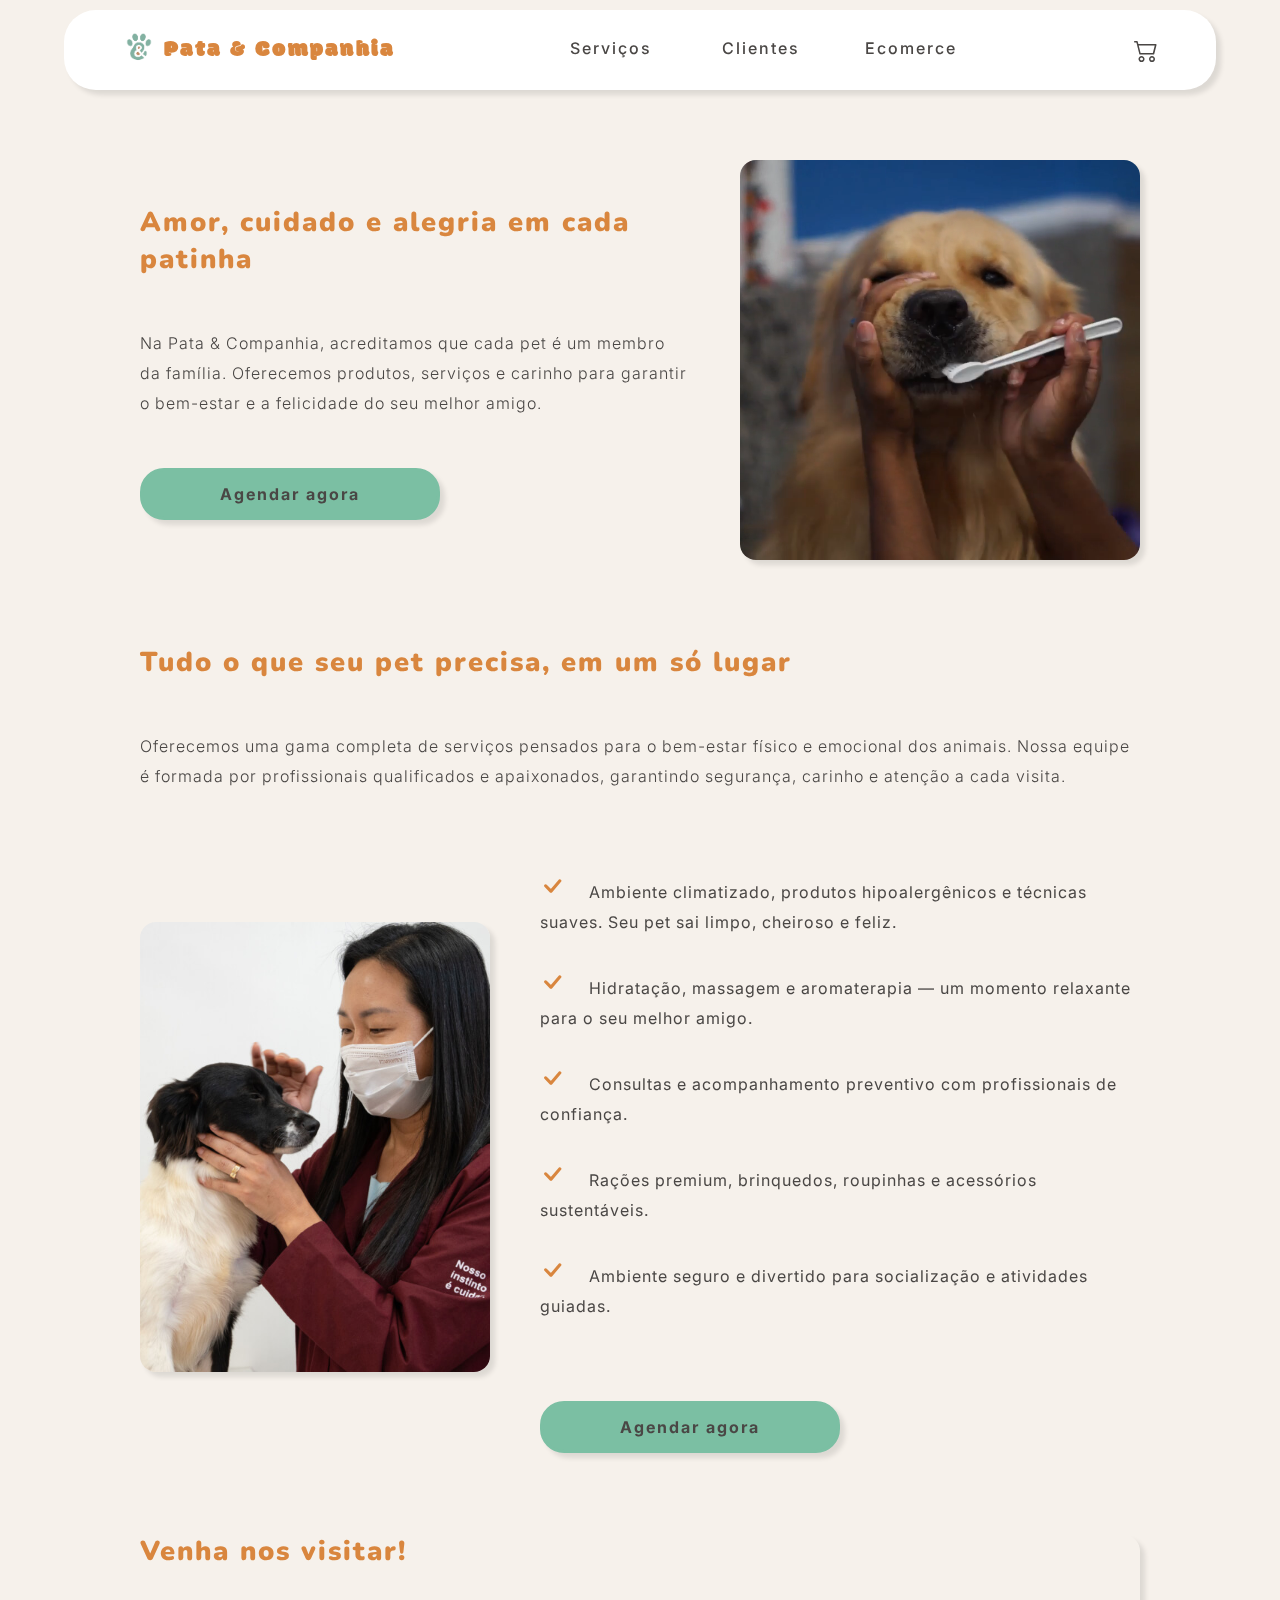
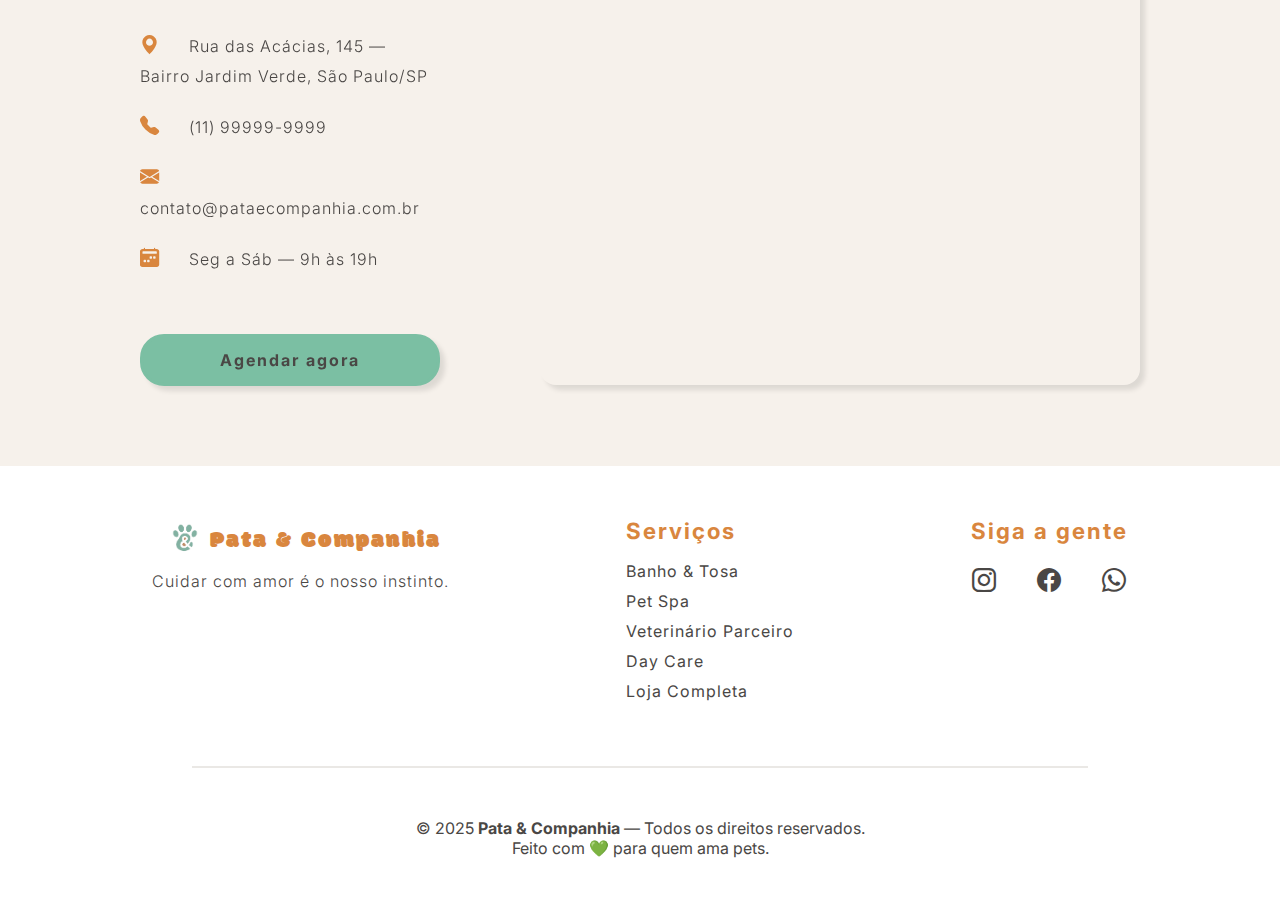
<file: index.html>
<!DOCTYPE html>
<html lang="pt-br">

<head>
    <meta charset="UTF-8">
    <meta name="viewport" content="width=device-width, initial-scale=1.0">
    <link rel="stylesheet" href="./css/global.css">
    <link rel="stylesheet" href="./css/style.css">
    <link rel="icon" href="./assets/logo.png">
    <link rel="stylesheet" href="https://cdn.jsdelivr.net/npm/bootstrap-icons@1.13.1/font/bootstrap-icons.min.css">
    <title>Pata & Companhia</title>
</head>

<body>
    <header>
        <div class="logo">
            <img src="./assets/logo.png" alt="Logo do PetShop">
            <h1>Pata & Companhia</h1>
        </div>

        <nav>
            <ul>
                <div>
                    <li><a href="#">Serviços</a></li>
                    <div class="line"></div>
                </div>

                <div>
                    <li><a href="#">Clientes</a></li>
                    <div class="line"></div>
                </div>

                <div>
                    <li><a href="#">Ecomerce</a></li>
                    <div class="line"></div>
                </div>
            </ul>
        </nav>

        <i class="bi bi-cart2"></i>
        <i class="bi bi-list"></i>
    </header>

    <div class="overlay"></div>

    <div class="sideMenu">
        <div class="top">
            <i class="bi bi-x"></i>
            <i class="bi bi-cart2"></i>
        </div>
        
        <nav>
            <ul>
                <div>
                    <li><a href="#">Serviços</a></li>
                    <div class="line"></div>
                </div>

                <div>
                    <li><a href="#">Clientes</a></li>
                    <div class="line"></div>
                </div>

                <div>
                    <li><a href="#">Ecomerce</a></li>
                    <div class="line"></div>
                </div>
            </ul>
        </nav>

    </div>

    <main>
        <section class="home">

            <div class="text">
                <h2>Amor, cuidado e alegria em cada patinha</h2>

                <p>
                    Na Pata & Companhia, acreditamos que cada pet é um membro da família.
                    Oferecemos produtos, serviços e carinho para garantir o bem-estar e a felicidade do seu melhor
                    amigo.
                </p>

                <button type="button" class="CTA_button">Agendar agora</button>
            </div>

            <div class="video">
                <video src="./assets/video_home.mp4" autoplay loop muted playsinline></video>
            </div>

        </section>

        <section class="services">
            <div class="text">
                <h2>Tudo o que seu pet precisa, em um só lugar</h2>

                <p>
                    Oferecemos uma gama completa de serviços pensados para o bem-estar físico e emocional dos animais.
                    Nossa equipe é formada por profissionais qualificados e apaixonados, garantindo segurança, carinho e
                    atenção a cada visita.
                </p>
            </div>

            <div class="img">
                <img src="./assets/petImg2.jpg" alt="">
                <ul>
                    <li>Ambiente climatizado, produtos hipoalergênicos e técnicas suaves. Seu pet sai limpo, cheiroso e
                        feliz.</li>
                    <li>Hidratação, massagem e aromaterapia — um momento relaxante para o seu melhor amigo.</li>
                    <li>Consultas e acompanhamento preventivo com profissionais de confiança.</li>
                    <li>Rações premium, brinquedos, roupinhas e acessórios sustentáveis.</li>
                    <li>Ambiente seguro e divertido para socialização e atividades guiadas.</li>
                    <div>
                        <button type="button" class="CTA_button">Agendar agora</button>
                    </div>

                </ul>
            </div>

        </section>

        <section class="contact">
            <div class="local">
                <h2>Venha nos visitar!</h2>
                <div>
                    <p>
                        <i class="bi bi-geo-alt-fill"></i> Rua das Acácias, 145 — Bairro Jardim Verde, São Paulo/SP
                    </p>

                    <p>
                        <i class="bi bi-telephone-fill"></i> (11) 99999-9999
                    </p>

                    <p>
                        <i class="bi bi-envelope-fill"></i> contato@pataecompanhia.com.br
                    </p>

                    <p>
                        <i class="bi bi-calendar2-week-fill"></i> Seg a Sáb — 9h às 19h
                    </p>

                    <div>
                        <button type="button" class="CTA_button">Agendar agora</button>
                    </div>

                </div>

            </div>


            <iframe
                src="https://www.google.com/maps/embed?pb=!1m18!1m12!1m3!1d3652.4249829705454!2d-46.777144213081456!3d-23.732219912912736!2m3!1f0!2f0!3f0!3m2!1i1024!2i768!4f13.1!3m3!1m2!1s0x94ce4dbc28cf28cd%3A0x182f9c8d93c954a4!2sR.%20das%20Acacias%20-%20Ch%C3%A1cara%20Fl%C3%B3rida%2C%20S%C3%A3o%20Paulo%20-%20SP!5e0!3m2!1spt-BR!2sbr!4v1761086459591!5m2!1spt-BR!2sbr"
                width="600" height="450" style="border:0;" allowfullscreen="" loading="lazy"
                referrerpolicy="no-referrer-when-downgrade">
            </iframe>
        </section>
    </main>

    <footer>
        <div class="top">

            <div>
                <div class="logo">
                    <img src="./assets/logo.png" alt="Logo do PetShop">
                    <h1>Pata & Companhia</h1>
                </div>
                <p>Cuidar com amor é o nosso instinto.</p>
            </div>

            <div>
                <h3>Serviços</h3>
                <ul>
                    <li>Banho & Tosa</li>
                    <li>Pet Spa</li>
                    <li>Veterinário Parceiro</li>
                    <li>Day Care</li>
                    <li>Loja Completa</li>
                </ul>
            </div>

            <div>
                <h3>Siga a gente</h3>
                <p class="social">
                    <a href="#"><i class="bi bi-instagram"></i></a><br>
                    <a href="#"><i class="bi bi-facebook"></i></a><br>
                    <a href="#"><i class="bi bi-whatsapp"></i></a>
                </p>
            </div>

        </div>

        <hr>

        <div class="bottom">
            © 2025 <strong>Pata & Companhia</strong> — Todos os direitos reservados.<br>
            Feito com 💚 para quem ama pets.
        </div>
    </footer>

</body>

</html>
</file>
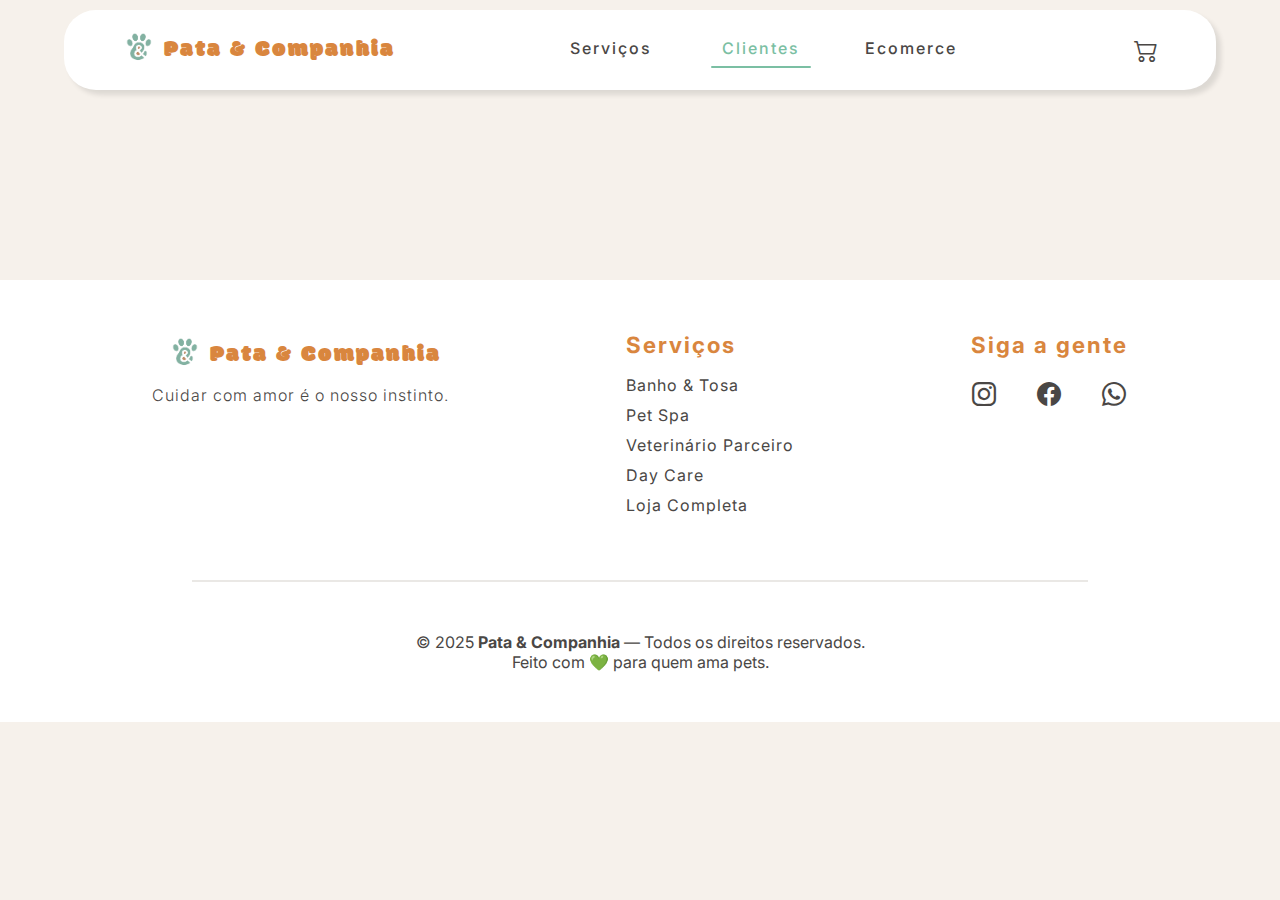
<file: html/clientes.html>
<!DOCTYPE html>
<html lang="en">
<head>
    <meta charset="UTF-8">
    <meta name="viewport" content="width=device-width, initial-scale=1.0">
    <link rel="stylesheet" href="../css/global.css">
    <link rel="stylesheet" href="../css/clientes.css">
    <link rel="icon" href="../assets/logo.png">
    <link rel="stylesheet" href="https://cdn.jsdelivr.net/npm/bootstrap-icons@1.13.1/font/bootstrap-icons.min.css">
    <title>Pata & Companhia - Clientes</title>
</head>
<body>
    <header class="header">
        <div class="logo">
            <img src="../assets/logo.png" alt="Logo do PetShop">
            <h1>Pata & Companhia</h1>
        </div>

        <nav>
            <ul>
                <div>
                    <li><a href="../index.html">Serviços</a></li>
                    <div class="line"></div>
                </div>

                <div class="activate_menu">
                    <li><a href="./html/clientes.html">Clientes</a></li>
                    <div class="line"></div>
                </div>

                <div>
                    <li><a href="#">Ecomerce</a></li>
                    <div class="line"></div>
                </div>
            </ul>
        </nav>

        <i class="bi bi-cart2"></i>
        <i class="bi bi-list"></i>
    </header>

    <!-- barra lateral para mobile -->

    <div class="overlay"></div>

    <div class="sideMenu">
        <div class="top">
            <i class="bi bi-x btn_closeMenu"></i>
            <i class="bi bi-cart2"></i>
        </div>

        <nav>
            <ul>
                <div>
                    <li><a href="../index.html">Serviços</a></li>
                    <div class="line"></div>
                </div>

                <div class="activate_menu">
                    <li><a href="./html/clientes.html">Clientes</a></li>
                    <div class="line"></div>
                </div>

                <div>
                    <li><a href="#">Ecomerce</a></li>
                    <div class="line"></div>
                </div>
            </ul>
        </nav>
    </div>

    <main>
        <div class="grid">

            <!-- <div class="card">
                <div class="img">
                    
                </div>

                <div class="info">
                    <div class="names">
                        <h3>animal</h3>
                        <p class="tutor">tutor</p>
                    </div>

                    <div class="data">
                        <span>Data do atendimento</span>
                        <p class="data_aten">26/12/2025</p>
                    </div>
                </div>
            </div> -->

        </div>
    </main>

    <footer>
        <div class="top">

            <div>
                <div class="logo">
                    <img src="../assets/logo.png" alt="Logo do PetShop">
                    <h1>Pata & Companhia</h1>
                </div>
                <p>Cuidar com amor é o nosso instinto.</p>
            </div>

            <div>
                <h3>Serviços</h3>
                <ul>
                    <li>Banho & Tosa</li>
                    <li>Pet Spa</li>
                    <li>Veterinário Parceiro</li>
                    <li>Day Care</li>
                    <li>Loja Completa</li>
                </ul>
            </div>

            <div>
                <h3>Siga a gente</h3>
                <p class="social">
                    <a href="#"><i class="bi bi-instagram"></i></a><br>
                    <a href="#"><i class="bi bi-facebook"></i></a><br>
                    <a href="#"><i class="bi bi-whatsapp"></i></a>
                </p>
            </div>

        </div>

        <hr>

        <div class="bottom">
            © 2025 <strong>Pata & Companhia</strong> — Todos os direitos reservados.<br>
            Feito com 💚 para quem ama pets.
        </div>
    </footer>

    <script src="../js/index.js" defer></script>
</body>
</html>
</file>
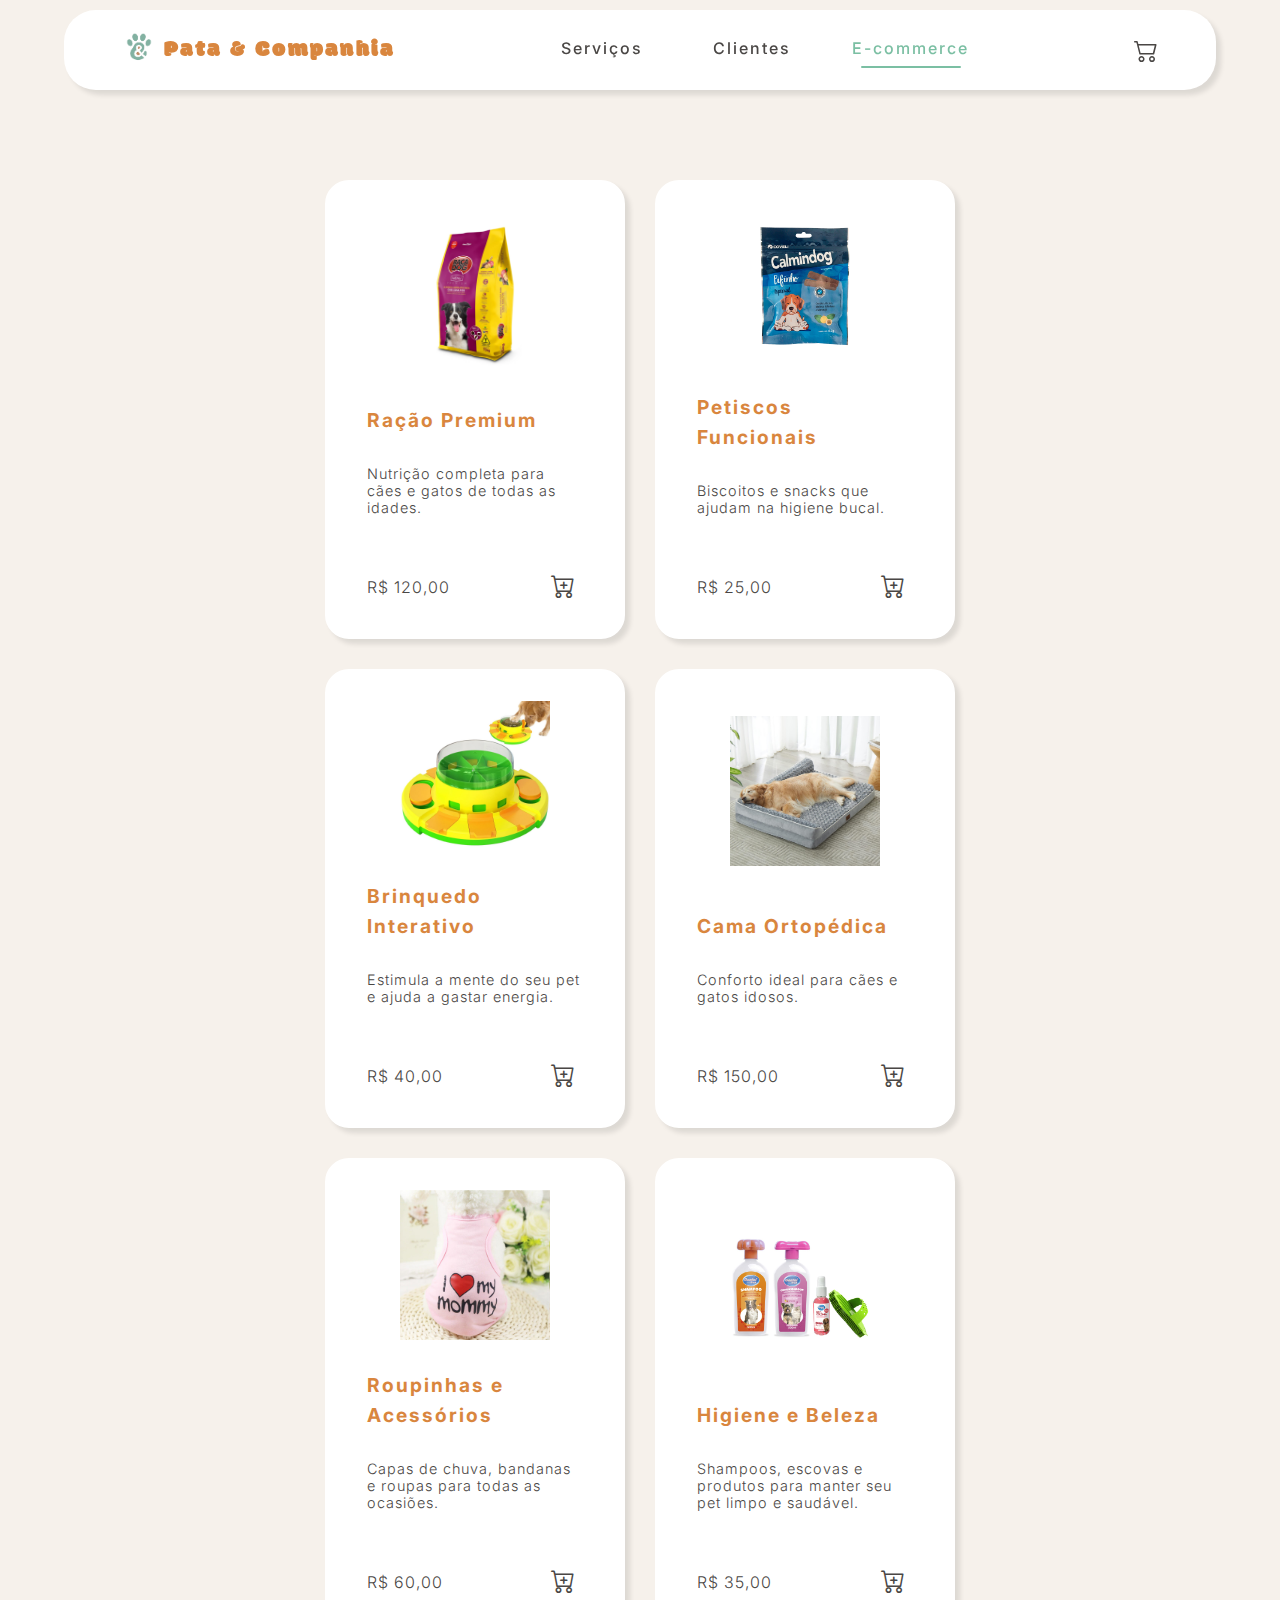
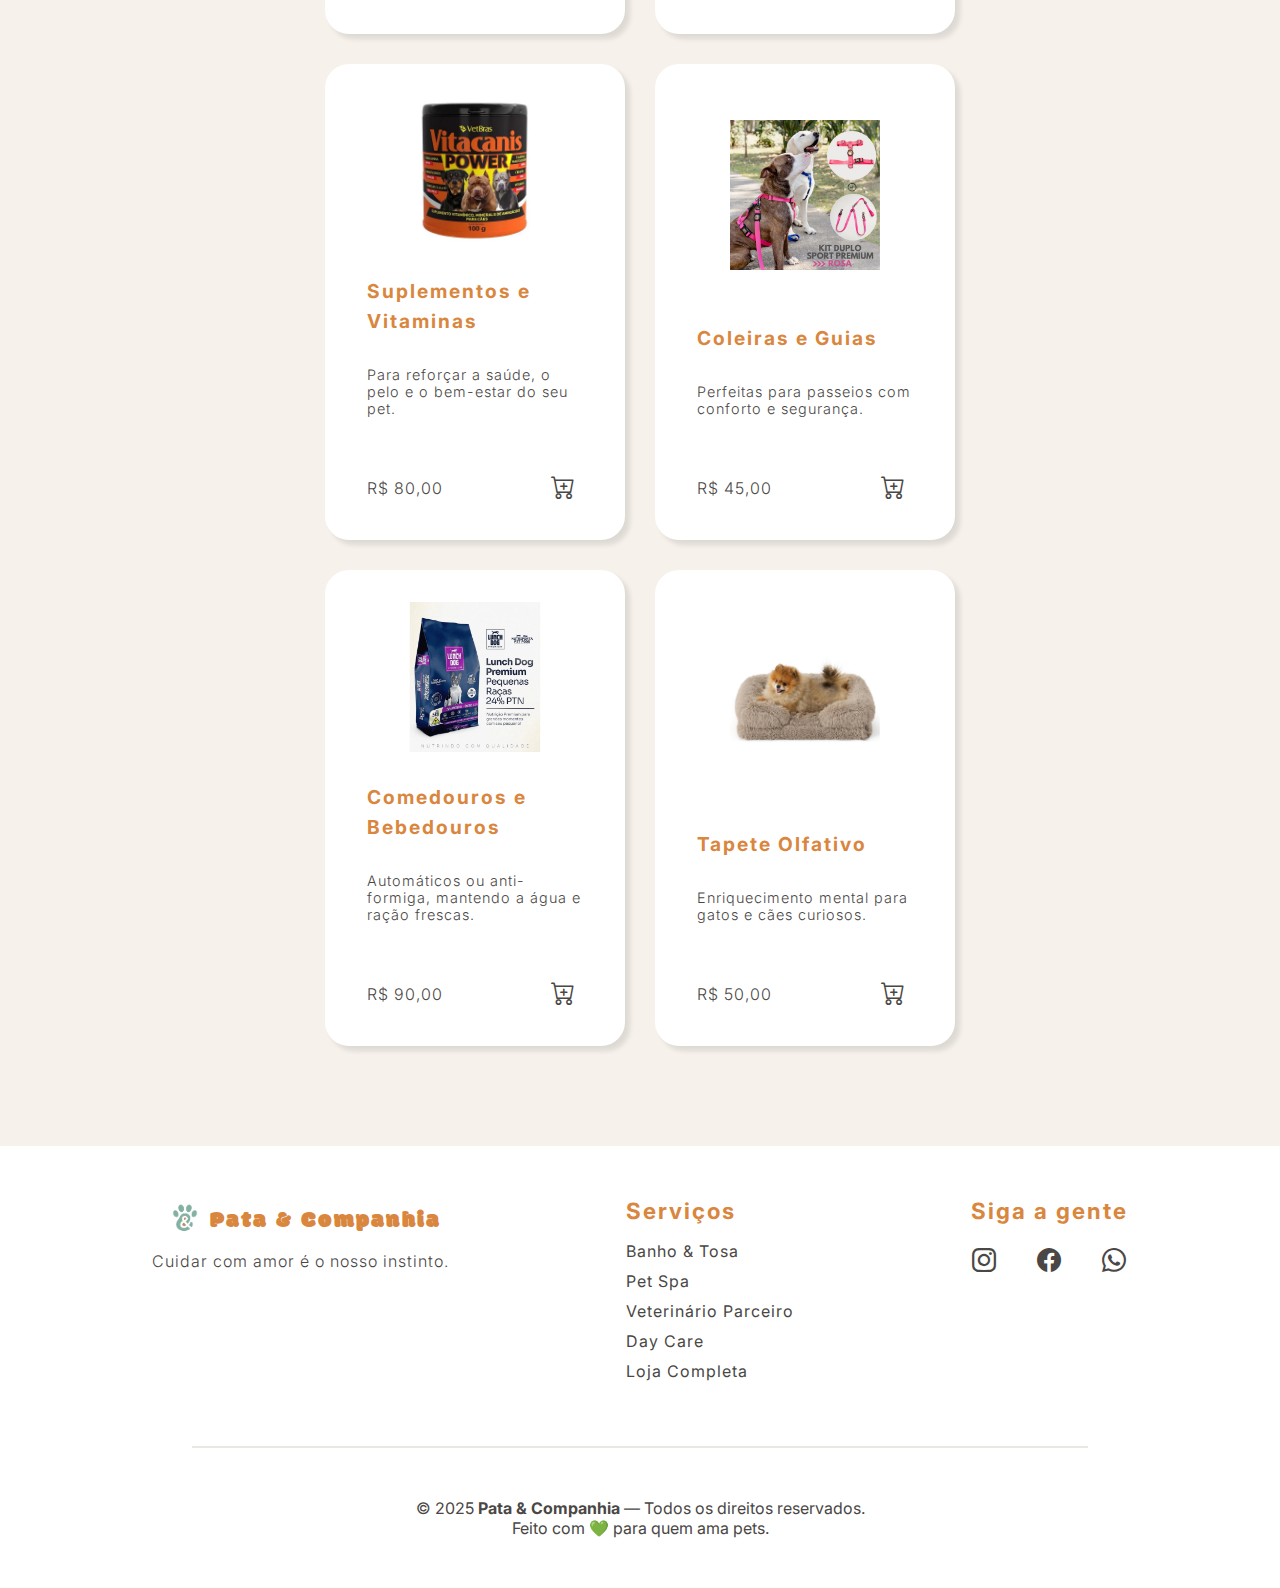
<file: html/e-commerce.html>
<!DOCTYPE html>
<html lang="pt-br">

<head>
    <meta charset="UTF-8">
    <meta name="viewport" content="width=device-width, initial-scale=1.0">
    <link rel="stylesheet" href="../css/global.css">
    <link rel="stylesheet" href="../css/e-commerce.css">
    <link rel="icon" href="../assets/logo.png">
    <link rel="stylesheet" href="https://cdn.jsdelivr.net/npm/bootstrap-icons@1.13.1/font/bootstrap-icons.min.css">
    <title>Pata & Companhia - E-commerce</title>
</head>

<body>
    <header class="header">
        <div class="logo">
            <img src="../assets/logo.png" alt="Logo do PetShop">
            <h1>Pata & Companhia</h1>
        </div>

        <nav>
            <ul>
                <div>
                    <li><a href="../index.html">Serviços</a></li>
                    <div class="line"></div>
                </div>

                <div>
                    <li><a href="./clientes.html">Clientes</a></li>
                    <div class="line"></div>
                </div>

                <div class="activate_menu">
                    <li><a href="./e-commerce.html">E-commerce</a></li>
                    <div class="line"></div>
                </div>
            </ul>
        </nav>

        <i class="bi bi-cart2"></i>
        <i class="bi bi-list"></i>
    </header>

    <!-- barra lateral para mobile -->

    <div class="overlay"></div>

    <div class="sideMenu">
        <div class="top">
            <i class="bi bi-x btn_closeMenu"></i>
            <i class="bi bi-cart2"></i>
        </div>

        <nav>
            <ul>
                <div>
                    <li><a href="../index.html">Serviços</a></li>
                    <div class="line"></div>
                </div>

                <div >
                    <li><a href="./clientes.html">Clientes</a></li>
                    <div class="line"></div>
                </div>

                <div class="activate_menu">
                    <li><a href="./e-commerce.html">E-commerce</a></li>
                    <div class="line"></div>
                </div>
            </ul>
        </nav>
    </div>

    <main>

    </main>
    <div class="grid_ecommerce">

        <!-- Card 1 -->
        <div class="card_ecommerce">
            <div class="img">
                <img src="../assets/ração.webp" alt="Ração Premium">
            </div>
            <div class="info">
                <div class="names">
                    <h3>Ração Premium</h3>
                    <p>Nutrição completa para cães e gatos de todas as idades.</p>
                </div>
                <div class="preco">
                    <p>R$ 120,00</p>
                    <i class="bi bi-cart-plus"></i>
                </div>
            </div>
        </div>

        <!-- Card 2 -->
        <div class="card_ecommerce">
            <div class="img">
                <img src="../assets/petisco.jpg" alt="Petiscos Funcionais">
            </div>
            <div class="info">
                <div class="names">
                    <h3>Petiscos Funcionais</h3>
                    <p>Biscoitos e snacks que ajudam na higiene bucal.</p>
                </div>
                <div class="preco">
                    <p>R$ 25,00</p>
                    <i class="bi bi-cart-plus"></i>
                </div>
            </div>
        </div>

        <!-- Card 3 -->
        <div class="card_ecommerce">
            <div class="img">
                <img src="../assets/brinquedo.webp" alt="Brinquedo Interativo">
            </div>
            <div class="info">
                <div class="names">
                    <h3>Brinquedo Interativo</h3>
                    <p>Estimula a mente do seu pet e ajuda a gastar energia.</p>
                </div>
                <div class="preco">
                    <p>R$ 40,00</p>
                    <i class="bi bi-cart-plus"></i>
                </div>
            </div>
        </div>

        <!-- Card 4 -->
        <div class="card_ecommerce">
            <div class="img">
                <img src="../assets/cama.jpg" alt="Cama Ortopédica">
            </div>
            <div class="info">
                <div class="names">
                    <h3>Cama Ortopédica</h3>
                    <p>Conforto ideal para cães e gatos idosos.</p>
                </div>
                <div class="preco">
                    <p>R$ 150,00</p>
                    <i class="bi bi-cart-plus"></i>
                </div>
            </div>
        </div>

        <!-- Card 5 -->
        <div class="card_ecommerce">
            <div class="img">
                <img src="../assets/roupa.jpg" alt="Roupinhas e Acessórios">
            </div>
            <div class="info">
                <div class="names">
                    <h3>Roupinhas e Acessórios</h3>
                    <p>Capas de chuva, bandanas e roupas para todas as ocasiões.</p>
                </div>
                <div class="preco">
                    <p>R$ 60,00</p>
                    <i class="bi bi-cart-plus"></i>
                </div>
            </div>
        </div>

        <!-- Card 6 -->
        <div class="card_ecommerce">
            <div class="img">
                <img src="../assets/higiene.jpeg" alt="Higiene e Beleza">
            </div>
            <div class="info">
                <div class="names">
                    <h3>Higiene e Beleza</h3>
                    <p>Shampoos, escovas e produtos para manter seu pet limpo e saudável.</p>
                </div>
                <div class="preco">
                    <p>R$ 35,00</p>
                    <i class="bi bi-cart-plus"></i>
                </div>
            </div>
        </div>

        <!-- Card 7 -->
        <div class="card_ecommerce">
            <div class="img">
                <img src="../assets/suplemento.webp" alt="Suplementos e Vitaminas">
            </div>
            <div class="info">
                <div class="names">
                    <h3>Suplementos e Vitaminas</h3>
                    <p>Para reforçar a saúde, o pelo e o bem-estar do seu pet.</p>
                </div>
                <div class="preco">
                    <p>R$ 80,00</p>
                    <i class="bi bi-cart-plus"></i>
                </div>
            </div>
        </div>

        <!-- Card 8 -->
        <div class="card_ecommerce">
            <div class="img">
                <img src="../assets/coleiras.webp" alt="Coleiras e Guias">
            </div>
            <div class="info">
                <div class="names">
                    <h3>Coleiras e Guias</h3>
                    <p>Perfeitas para passeios com conforto e segurança.</p>
                </div>
                <div class="preco">
                    <p>R$ 45,00</p>
                    <i class="bi bi-cart-plus"></i>
                </div>
            </div>
        </div>

        <!-- Card 9 -->
        <div class="card_ecommerce">
            <div class="img">
                <img src="../assets/comedouro.webp" alt="Comedouros e Bebedouros">
            </div>
            <div class="info">
                <div class="names">
                    <h3>Comedouros e Bebedouros</h3>
                    <p>Automáticos ou anti-formiga, mantendo a água e ração frescas.</p>
                </div>
                <div class="preco">
                    <p>R$ 90,00</p>
                    <i class="bi bi-cart-plus"></i>
                </div>
            </div>
        </div>

        <!-- Card 10 -->
        <div class="card_ecommerce">
            <div class="img">
                <img src="../assets/tapete.webp" alt="Tapete Olfativo">
            </div>
            <div class="info">
                <div class="names">
                    <h3>Tapete Olfativo</h3>
                    <p>Enriquecimento mental para gatos e cães curiosos.</p>
                </div>
                <div class="preco">
                    <p>R$ 50,00</p>
                    <i class="bi bi-cart-plus"></i>
                </div>
            </div>
        </div>

    </div>


    <footer>
        <div class="top">

            <div>
                <div class="logo">
                    <img src="../assets/logo.png" alt="Logo do PetShop">
                    <h1>Pata & Companhia</h1>
                </div>
                <p>Cuidar com amor é o nosso instinto.</p>
            </div>

            <div>
                <h3>Serviços</h3>
                <ul>
                    <li>Banho & Tosa</li>
                    <li>Pet Spa</li>
                    <li>Veterinário Parceiro</li>
                    <li>Day Care</li>
                    <li>Loja Completa</li>
                </ul>
            </div>

            <div>
                <h3>Siga a gente</h3>
                <p class="social">
                    <a href="#"><i class="bi bi-instagram"></i></a><br>
                    <a href="#"><i class="bi bi-facebook"></i></a><br>
                    <a href="#"><i class="bi bi-whatsapp"></i></a>
                </p>
            </div>

        </div>

        <hr>

        <div class="bottom">
            © 2025 <strong>Pata & Companhia</strong> — Todos os direitos reservados.<br>
            Feito com 💚 para quem ama pets.
        </div>
    </footer>

    <script src="../js/index.js" defer></script>
</body>

</html>
</file>
<file: css/global.css>
/* configurações gerais de estilização */


@import url('https://fonts.googleapis.com/css2?family=Inter:ital,opsz,wght@0,14..32,100..900;1,14..32,100..900&family=Modak&family=Nunito:ital,wght@0,200..1000;1,200..1000&display=swap');

:root{
    --background: #F6F1EB;
    --text-color: #4A4745 ;

    --primary-color: #D9863E;
    --secondary-color: #7BBFA3;

    --white: #fff;
    --light-gray: #EAE8E5;
}

*{
    margin: 0;
    border: none;
    padding: 0;
    box-sizing: border-box;
    font-family: 'inter', sans-serif;
}

body{
    display: flex;
    align-items: center;
    justify-content: center;
    padding: 0px 15vw;
    flex-direction: column;
    background-color: var(--background);
    color: var(--text-color);
    position: relative;
    overflow-x: hidden;
}

h1{
    font-family: "Modak", system-ui;
    font-size: 1.5rem;
    letter-spacing: 2px;
    font-weight: 100;
    color: var(--primary-color);
}

h2{
    font-family: "Nunito", sans-serif;
    font-size: 1.7rem;
    letter-spacing: 2px;
    font-weight: 1000;
    margin-bottom: 50px;
    color: var(--primary-color);
}

h3{
    font-size: 1.4rem;
    letter-spacing: 2px;
    font-weight: 700;
    line-height: 30px;
    color: var(--primary-color);
    margin-bottom: 20px;
}

p{
    font-size: 1rem;
    letter-spacing: 1px;
    font-weight: 300;
    line-height: 30px;
}
</file>
<file: css/style.css>
/* header da página de serviços */

header {
    display: flex;
    justify-content: center;
    align-items: center;
    width: 80vw;

    background-color: var(--white);
    padding: 15px;
    border-radius: 32px;
    box-shadow: 5px 5px 5px 0px rgba(0, 0, 0, 0.1);
    transition: all .4s ease-in-out;

    position: sticky;
    top: 10px;
}

header .logo {
    display: flex;
    align-items: center;
    justify-content: center;

    position: absolute;
    left: 3%;
}

.logo img {
    width: 50px;
}

nav ul {
    display: flex;
    gap: 50px;
    list-style: none;
}

nav ul div li a {
    color: var(--text-color);
    font-size: 1rem;
    letter-spacing: 2px;
    font-weight: 500;
    line-height: 30px;
    text-decoration: none;
    transition: all .3s ease-in-out;
}

nav ul div {
    display: flex;
    align-items: center;
    justify-content: center;
    flex-direction: column;
    gap: 3px;
}

nav ul .activate_menu li a, nav ul .activate_menu .line {
    color: var(--secondary-color);
    opacity: 1;
}

nav ul div .line {
    width: 100px;
    height: 2px;
    border-radius: 2px;
    background-color: var(--secondary-color);
    transition: all .3s ease-in-out;
    opacity: 0;
}

nav ul div:hover a {
    color: var(--secondary-color);
}

nav ul div:hover .line {
    opacity: 1;
}

header i {
    font-size: 1.5rem;
    color: var(--text-color);
    cursor: pointer;
    padding: 6px 8px;
    border-radius: 50%;
    transition: all .3s ease-in-out;

    position: absolute;
    right: 3%;
}

header i:hover {
    color: var(--secondary-color);
}

.bi-list {
    display: none;
}

.sideMenu {
    display: none;
}

.overlay {
    display: none;
    position: fixed;
    width: 110vw;
    height: 110vh;
    top: 0;
    background-color: rgba(0, 0, 0, 0.466);
    backdrop-filter: blur(1.5px);  
}

/* estilizção da seção home */

.home {
    display: flex;
    justify-content: center;
    align-items: center;
    margin-top: 80px;
    margin-bottom: 80px;
    width: 100%;
    gap: 50px;
}

.video video {
    width: 600px;
    border-radius: 16px;
    box-shadow: 5px 5px 5px 0px rgba(0, 0, 0, 0.1);
    z-index: -100;
    position: relative;
}

.text {
    display: flex;
    flex-direction: column;
    align-items: left;
    justify-content: center;
}

.CTA_button {
    width: 300px;
    height: 52px;
    background-color: var(--secondary-color);
    color: var(--text-color);
    border: 3px solid var(--secondary-color);
    border-radius: 24px;
    font-weight: bold;
    font-size: 1rem;
    letter-spacing: 2px;
    cursor: pointer;
    box-shadow: 5px 5px 5px 0px rgba(0, 0, 0, 0.1);
    transition: all .5s ease-in-out;
    margin-top: 50px;
}

.CTA_button:hover {
    background-color: var(--light-gray);
    border: 3px solid var(--secondary-color);
    color: var(--secondary-color);
}

/* estilizção da seção services */

.services {
    display: flex;
    justify-content: center;
    align-items: center;
    flex-direction: column;
    margin-top: 80px;
    margin-bottom: 80px;
    width: 100%;
    gap: 50px;
}

.img {
    display: flex;
    justify-content: left;
    align-items: center;
    width: 100%;
    gap: 50px;
}

.img img {
    width: 350px;
    height: 450px;
    border-radius: 16px;
    box-shadow: 5px 5px 5px 0px rgba(0, 0, 0, 0.1);
    object-fit: cover
}

.img ul {
    list-style: none;
}

.img ul li {
    margin: 30px 0px;
    font-size: 1rem;
    letter-spacing: 1px;
    font-weight: 400;
    line-height: 30px;
}

.img ul li::before {
    font-family: "bootstrap-icons";
    content: "\f633";
    font-size: 1.5rem;
    font-weight: bold;
    color: var(--primary-color);
    margin-right: 24px;
}

/* estilizção da seção contact */

.contact {
    display: flex;
    justify-content: space-between;
    align-items: center;
    margin-top: 80px;
    margin-bottom: 80px;
    width: 100%;
    gap: 100px;
}

.local div {
    display: flex;
    align-items: left;
    justify-content: center;
    flex-direction: column;
}

.local div p {
    margin: 10px 0px;
}

.local div p i {
    color: var(--primary-color);
    font-size: 1.2rem;
    margin-right: 24px;
}

iframe {
    width: 50%;
    min-width: 600px;
    border-radius: 16px;
    box-shadow: 5px 5px 5px 0px rgba(0, 0, 0, 0.1);
}

/* estilizção do footer */

footer {
    display: flex;
    align-items: center;
    justify-content: center;
    flex-direction: column;
    gap: 50px;
    background-color: var(--white);
    padding: 50px 5vw;
    position: relative;
    bottom: 0;
    z-index: -1;
    width: 100vw;
}

footer .top {
    display: flex;
    align-items: start;
    justify-content: space-around;
    width: 100%;
    max-width: 1800px;
    flex-wrap: wrap;
}

footer .top .logo {
    display: flex;
    align-items: center;
    justify-content: center;
}

footer .top ul {
    list-style: none;
}

footer .top ul li {
    margin: 20px 0px;
    font-size: 1rem;
    letter-spacing: 1px;
    font-weight: 400;
    line-height: 10px;
}

.social {
    display: flex;
    align-items: center;
    justify-content: center;
    gap: 20px;
}

.social a {
    font-size: 1.5rem;
    color: var(--text-color);
    cursor: pointer;
    border-radius: 50%;
    transition: all .3s ease-in-out;
}

.social a:hover {
    color: var(--secondary-color);
}

hr {
    height: 2px;
    width: 70vw;
    background-color: var(--light-gray);
}

.bottom {
    text-align: center;
}

/* estilização do pop-up de agendamento */

.conteiner{
    position: fixed;
    top: 0;
    width: 100vw;
    height: 100vh;
    display: none;
    align-items: center;
    justify-content: center;
}

.agendamento{
    background-color: var(--background);
    padding: 50px 100px;
    border-radius: 24px;
    width: 40vw;
    transition: all 0.3s ease-in-out;
    position: relative;
    
}

.title{
    display: flex;
    align-items: center;
    justify-content: center;
    gap: 50px;
    margin-bottom: 50px;
    position: relative;
}

.title h3{
    font-size: 1.2rem;
    color: var(--text-color);
    margin-bottom: 5px;
    font-weight: normal;
    cursor: pointer;
}

.title div{
    display: flex;
    align-items: center;
    justify-content: center;
    flex-direction: column;
}

.title .activate h3{
    font-weight: 700;
    margin-bottom: 5px;
    color: var(--primary-color);
}

.title .activate .line{
    width: 100px;
    height: 2px;
    border-radius: 2px;
    background-color: var(--primary-color);
}

.tutor{
    display: block;
    width: 100%;
}

form{
    display: flex;
    justify-content: center;
    align-items: left;
    flex-direction: column;
    width: 100%;
    gap: 20px;
}

input, select{
    width: 100%;
    padding: 10px 15px;
    border: none;
    border-radius: 12px;
    font-size: 1rem;
    letter-spacing: 1px;
    font-weight: 300;
    line-height: 30px;
    transition: all 0.3s ease-in-out;
    outline: 2px solid var(--white);

    cursor: pointer;
}

option {
  background-color: var(--white);
  color: var(--text-color);
  outline: 2px solid var(--secondary-color);
  cursor: pointer;
}

input[type=number]::-webkit-inner-spin-button,
input[type=number]::-webkit-outer-spin-button {
  -webkit-appearance: none;
  margin: 0;
}

input:focus, select:focus {
    outline: 2px solid var(--secondary-color);
}

label{
    font-size: 1rem;
    letter-spacing: 1px;
    font-weight: 300;
    line-height: 30px;
}

form div{
    display: flex;
    align-items: center;
    justify-content: center;
    flex-direction: column;
    gap: 20px;
}

form div div{
    display: flex;
    align-items: center;
    justify-content: center;
    flex-direction: row;
    width: 100%;
    gap: 20px;
}

input[type="date"] {
  font-family: 'Inter', sans-serif;
  font-size: 1rem;
  color: var(--text-color);
  outline: 2px solid var(--white);
  padding: 10px 14px;
  transition: all 0.3s ease-in-out;
}

input[type="date"]:focus {
 outline: 2px solid var(--secondary-color);
}

input[type="file"]{
    opacity: 0;
    height: 100%;
    width: 100%;
}

.img_animal{
    width: 100px;
    height: 100px;
    border-radius: 50%;
    background-image: url("../assets/camera-fill.svg");
    background-position: center;
    background-repeat: no-repeat;
    background-size: 50%;
    border: 2px solid var(--secondary-color);
}

.conteiner_animal{
    width: 100%;
    display: flex;
    align-items: center;
    justify-content: center;
}

.animal{
    display: none;
    width: 100%;
}

.agendar_button{
    width: 300px;
    height: 52px;
    background-color: var(--secondary-color);
    color: var(--text-color);
    border: 3px solid var(--secondary-color);
    border-radius: 24px;
    font-weight: bold;
    font-size: 1rem;
    letter-spacing: 2px;
    cursor: pointer;
    box-shadow: 5px 5px 5px 0px rgba(0, 0, 0, 0.1);
    transition: all .5s ease-in-out;
    margin-top: 50px;
}

.agendar_button:hover {
    background-color: var(--light-gray);
    border: 3px solid var(--secondary-color);
    color: var(--secondary-color);
}

.agendamento i{
    position: absolute;
    top: 20px;
    right: 30px;
    font-size: 2rem;
    cursor: pointer;
    transition: all .3s ease-in-out;
}

.agendamento i:hover{
    color: var(--secondary-color);
}

/* Responsividade */

@media (max-width: 1700px){
    .agendamento{
    width: 50vw;
}
}

@media (max-width: 1350px) {

    main {
        padding: 0px 5vw;
    }

    header {
        justify-content: space-between;
        width: 90vw;
        padding: 15px 50px;
    }

    header .logo {
        position: static;
    }

    header i {
        position: static;
    }

    .video video {
        width: 400px;
        height: 400px;
        object-fit: cover;
    }

      .agendamento{
    width: 60vw;
}

}

@media (max-width: 1080px) {

    header {
        width: 95vw;
        padding: 5px 20px;
    }

    .logo img {
        width: 40px;
    }

    h1 {
        font-size: 1.1rem;
    }

    h2 {
        font-size: 1.4rem;
        letter-spacing: 2px;
    }

    h3 {
        font-size: 1.4rem;
        letter-spacing: 2px;
    }

    p {
        font-size: .9rem;
        letter-spacing: 1px;
    }

    .home {
        flex-direction: column;
    }

    .text {
        align-items: center;
    }

    .video video {
        width: 90vw;
        height: 350px;
    }

    .img {
        display: flex;
        justify-content: center;
        flex-direction: column;
    }

    .img img {
        width: 100%;
        height: 350px;

    }

    .img ul div {
        width: 100%;
        display: flex;
        align-items: center;
        justify-content: center;
    }

    .contact {
        flex-direction: column;
    }

    .local {
        width: 100%;
        display: flex;
        align-items: center;
        justify-content: center;
        flex-direction: column;
    }

    .local div div {
        width: 100%;
        display: flex;
        align-items: center;
        justify-content: center;
    }

    iframe {
        width: 100%;
        min-width: 300px;
    }

    .agendamento{
    width: 70vw;
}

}

@media (max-width: 790px) {

    header nav ul {
        display: none;
    }

    header i {
        display: none;
    }

    header i:hover {
        color: var(--secondary-color);
    }

    .bi-list {
        display: block;
        font-size: 2rem;
    }

    .sideMenu {
        display: flex;
        align-items: center;
        justify-content: center;
        flex-direction: column;

        position: fixed;
        top: 0px;
        right: 0px;
        width: 0vw;
        height: 110vh;
        z-index: 100;
        overflow: hidden;

        transition: all .4s ease-in-out;
        background-color: var(--white);
    }

    .sideMenu nav ul{
        flex-direction: column;
    }

    .sideMenu .top{
        position: absolute;
        top: 20px;
        width: 80%;
        display: flex;
        align-items: center;
        justify-content: space-between;
    }

    .sideMenu .top i{
        font-size: 1.7rem;
    }

    .overlay {
        display: none;
        position: fixed;
        width: 110vw;
        height: 110vh;
        top: 0;
        background-color: rgba(0, 0, 0, 0.466);
    }

    footer .top {
        flex-direction: column;
        align-items: center;
        gap: 50px;
    }

    .agendamento{
    width: 80vw;
    padding: 50px 50px;
}
}

@media (max-width: 450px) {
    .logo img {
        width: 40px;
    }

    h1 {
        font-size: .8rem;
    }

    .agendamento{
    width: 90vw;
    padding: 50px 30px;
}

.agendar_button{
    width: 250px;
    height: 52px;
}

}
</file>
<file: css/clientes.css>
/* header da página de clientes */

header {
    display: flex;
    justify-content: center;
    align-items: center;
    width: 80vw;

    background-color: var(--white);
    padding: 15px;
    border-radius: 32px;
    box-shadow: 5px 5px 5px 0px rgba(0, 0, 0, 0.1);
    transition: all .4s ease-in-out;

    position: sticky;
    top: 10px;
}

header .logo {
    display: flex;
    align-items: center;
    justify-content: center;

    position: absolute;
    left: 3%;
}

.logo img {
    width: 50px;
}

nav ul {
    display: flex;
    gap: 50px;
    list-style: none;
}

nav ul div li a {
    color: var(--text-color);
    font-size: 1rem;
    letter-spacing: 2px;
    font-weight: 500;
    line-height: 30px;
    text-decoration: none;
    transition: all .3s ease-in-out;
}

nav ul div {
    display: flex;
    align-items: center;
    justify-content: center;
    flex-direction: column;
    gap: 3px;
}

nav ul .activate_menu li a, nav ul .activate_menu .line {
    color: var(--secondary-color);
    opacity: 1;
}

nav ul div .line {
    width: 100px;
    height: 2px;
    border-radius: 2px;
    background-color: var(--secondary-color);
    transition: all .3s ease-in-out;
    opacity: 0;
}

nav ul div:hover a {
    color: var(--secondary-color);
}

nav ul div:hover .line {
    opacity: 1;
}

header i {
    font-size: 1.5rem;
    color: var(--text-color);
    cursor: pointer;
    padding: 6px 8px;
    border-radius: 50%;
    transition: all .3s ease-in-out;

    position: absolute;
    right: 3%;
}

header i:hover {
    color: var(--secondary-color);
}

.bi-list {
    display: none;
}

.sideMenu {
    display: none;
}

.overlay {
    display: none;
    position: fixed;
    width: 110vw;
    height: 110vh;
    top: 0;
    background-color: rgba(0, 0, 0, 0.466);
    backdrop-filter: blur(1.5px);  
}

/* estilização do grid e cards */

.grid{
    display: grid;
    grid-template-columns: repeat(auto-fit, minmax(200px, 300px));
    justify-content: center;
    width: 100%;
    gap: 30px;
    margin: 100px 0px;
    
}

.card{
    display: flex;
    align-items: center;
    justify-content: center;
    flex-direction: column;
    background-color: var(--white);
    box-shadow: 5px 5px 5px 0px rgba(0, 0, 0, 0.1);
    padding: 30px 40px;
    border-radius: 24px;
    cursor: pointer;
    border: 2px solid var(--white);
    transition: all .4s ease-in-out;
}

.card:hover{
    border: 2px solid var(--primary-color);
}

.img {
    background-image: url('../assets/petImg2.jpg');
    width: 150px;
    height: 150px;
    background-size: cover;
    background-position: center;
    border-radius: 50%;
    border: 2px solid var(--secondary-color);
}

.info{
    display: flex;
    flex-direction: column;
    align-items: center;
    justify-content: space-between;
    margin-top: 30px;
    gap: 30px;
    width: 100%;
}

.names{
    display: flex;
    flex-direction: column;
    align-items: center;
    justify-content: center;
}

.names h3{
    margin-bottom: 0px;
}

.data{
    width: 100%;
    display: flex;
    flex-direction: column;
    align-items: center;
    justify-content: center;
}

.data span{
    font-size: .7rem;
    letter-spacing: 1px;
    font-weight: 300;
    color: var(--primary-color);
}

/* estilizção do footer */

footer {
    display: flex;
    align-items: center;
    justify-content: center;
    flex-direction: column;
    gap: 50px;
    background-color: var(--white);
    padding: 50px 5vw;
    position: relative;
    bottom: 0;
    z-index: -1;
    width: 100vw;
}

footer .top {
    display: flex;
    align-items: start;
    justify-content: space-around;
    width: 100%;
    max-width: 1800px;
    flex-wrap: wrap;
}

footer .top .logo {
    display: flex;
    align-items: center;
    justify-content: center;
}

footer .top ul {
    list-style: none;
}

footer .top ul li {
    margin: 20px 0px;
    font-size: 1rem;
    letter-spacing: 1px;
    font-weight: 400;
    line-height: 10px;
}

.social {
    display: flex;
    align-items: center;
    justify-content: center;
    gap: 20px;
}

.social a {
    font-size: 1.5rem;
    color: var(--text-color);
    cursor: pointer;
    border-radius: 50%;
    transition: all .3s ease-in-out;
}

.social a:hover {
    color: var(--secondary-color);
}

hr {
    height: 2px;
    width: 70vw;
    background-color: var(--light-gray);
}

.bottom {
    text-align: center;
}

/* estilização do pop-up de agendamento */

.conteiner{
    position: fixed;
    top: 0;
    width: 100vw;
    height: 100vh;
    display: none;
    align-items: center;
    justify-content: center;
}

.agendamento{
    background-color: var(--background);
    padding: 50px 100px;
    border-radius: 24px;
    width: 40vw;
    transition: all 0.3s ease-in-out;
    position: relative;
    
}

.title{
    display: flex;
    align-items: center;
    justify-content: center;
    gap: 50px;
    margin-bottom: 50px;
    position: relative;
}

.title h3{
    font-size: 1.2rem;
    color: var(--text-color);
    margin-bottom: 5px;
    font-weight: normal;
    cursor: pointer;
}

.title div{
    display: flex;
    align-items: center;
    justify-content: center;
    flex-direction: column;
}

.title .activate h3{
    font-weight: 700;
    margin-bottom: 5px;
    color: var(--primary-color);
}

.title .activate .line{
    width: 100px;
    height: 2px;
    border-radius: 2px;
    background-color: var(--primary-color);
}

.tutor{
    display: block;
    width: 100%;
}

form{
    display: flex;
    justify-content: center;
    align-items: left;
    flex-direction: column;
    width: 100%;
    gap: 20px;
}

input, select{
    width: 100%;
    padding: 10px 15px;
    border: none;
    border-radius: 12px;
    font-size: 1rem;
    letter-spacing: 1px;
    font-weight: 300;
    line-height: 30px;
    transition: all 0.3s ease-in-out;
    outline: 2px solid var(--white);

    cursor: pointer;
}

option {
  background-color: var(--white);
  color: var(--text-color);
  outline: 2px solid var(--secondary-color);
  cursor: pointer;
}

input[type=number]::-webkit-inner-spin-button,
input[type=number]::-webkit-outer-spin-button {
  -webkit-appearance: none;
  margin: 0;
}

input:focus, select:focus {
    outline: 2px solid var(--secondary-color);
}

label{
    font-size: 1rem;
    letter-spacing: 1px;
    font-weight: 300;
    line-height: 30px;
}

form div{
    display: flex;
    align-items: center;
    justify-content: center;
    flex-direction: column;
    gap: 20px;
}

form div div{
    display: flex;
    align-items: center;
    justify-content: center;
    flex-direction: row;
    width: 100%;
    gap: 20px;
}

input[type="date"] {
  font-family: 'Inter', sans-serif;
  font-size: 1rem;
  color: var(--text-color);
  outline: 2px solid var(--white);
  padding: 10px 14px;
  transition: all 0.3s ease-in-out;
}

input[type="date"]:focus {
 outline: 2px solid var(--secondary-color);
}

input[type="file"]{
    opacity: 0;
    height: 100%;
    width: 100%;
}

.img_animal{
    width: 100px;
    height: 100px;
    border-radius: 50%;
    background-image: url("../assets/camera-fill.svg");
    background-position: center;
    background-repeat: no-repeat;
    background-size: 50%;
    border: 2px solid var(--secondary-color);
}

.conteiner_animal{
    width: 100%;
    display: flex;
    align-items: center;
    justify-content: center;
}

.animal{
    display: none;
    width: 100%;
}

.agendamento i{
    position: absolute;
    top: 20px;
    right: 30px;
    font-size: 2rem;
    cursor: pointer;
    transition: all .3s ease-in-out;
}

.agendamento i:hover{
    color: var(--secondary-color);
}


/* Responsividade */

@media (max-width: 1700px){
    .agendamento{
    width: 50vw;
}
}

@media (max-width: 1350px) {

    main {
        padding: 0px 5vw;
    }

    header {
        justify-content: space-between;
        width: 90vw;
        padding: 15px 50px;
    }

    header .logo {
        position: static;
    }

    header i {
        position: static;
    }

      .agendamento{
    width: 60vw;
}

}

@media (max-width: 1080px) {

    header {
        width: 95vw;
        padding: 5px 20px;
    }

    .logo img {
        width: 40px;
    }

    h1 {
        font-size: 1.1rem;
    }

    h2 {
        font-size: 1.4rem;
        letter-spacing: 2px;
    }

    h3 {
        font-size: 1.4rem;
        letter-spacing: 2px;
    }

    p {
        font-size: .9rem;
        letter-spacing: 1px;
    }

    .agendamento{
    width: 70vw;
}

}

@media (max-width: 790px) {

    header nav ul {
        display: none;
    }

    header i {
        display: none;
    }

    header i:hover {
        color: var(--secondary-color);
    }

    .bi-list {
        display: block;
        font-size: 2rem;
    }

    .sideMenu {
        display: flex;
        align-items: center;
        justify-content: center;
        flex-direction: column;

        position: fixed;
        top: 0px;
        right: 0px;
        width: 0vw;
        height: 110vh;
        z-index: 100;
        overflow: hidden;

        transition: all .4s ease-in-out;
        background-color: var(--white);
    }

    .sideMenu nav ul{
        flex-direction: column;
    }

    .sideMenu .top{
        position: absolute;
        top: 20px;
        width: 80%;
        display: flex;
        align-items: center;
        justify-content: space-between;
    }

    .sideMenu .top i{
        font-size: 1.7rem;
    }

    .overlay {
        display: none;
        position: fixed;
        width: 110vw;
        height: 110vh;
        top: 0;
        background-color: rgba(0, 0, 0, 0.466);
    }

    footer .top {
        flex-direction: column;
        align-items: center;
        gap: 50px;
    }

    .agendamento{
    width: 80vw;
    padding: 50px 50px;
}
}

@media (max-width: 450px) {
    .logo img {
        width: 40px;
    }

    h1 {
        font-size: .8rem;
    }

    .agendamento{
    width: 90vw;
    padding: 50px 30px;
}

}
</file>
<file: css/e-commerce.css>
/* header da página de e-commerce */

header {
    display: flex;
    justify-content: center;
    align-items: center;
    width: 80vw;

    background-color: var(--white);
    padding: 15px;
    border-radius: 32px;
    box-shadow: 5px 5px 5px 0px rgba(0, 0, 0, 0.1);
    transition: all .4s ease-in-out;

    position: sticky;
    top: 10px;
}

header .logo {
    display: flex;
    align-items: center;
    justify-content: center;

    position: absolute;
    left: 3%;
}

.logo img {
    width: 50px;
}

nav ul {
    display: flex;
    gap: 50px;
    list-style: none;
}

nav ul div li a {
    color: var(--text-color);
    font-size: 1rem;
    letter-spacing: 2px;
    font-weight: 500;
    line-height: 30px;
    text-decoration: none;
    transition: all .3s ease-in-out;
}

nav ul div {
    display: flex;
    align-items: center;
    justify-content: center;
    flex-direction: column;
    gap: 3px;
}

nav ul .activate_menu li a,
nav ul .activate_menu .line {
    color: var(--secondary-color);
    opacity: 1;
}

nav ul div .line {
    width: 100px;
    height: 2px;
    border-radius: 2px;
    background-color: var(--secondary-color);
    transition: all .3s ease-in-out;
    opacity: 0;
}

nav ul div:hover a {
    color: var(--secondary-color);
}

nav ul div:hover .line {
    opacity: 1;
}

header i {
    font-size: 1.5rem;
    color: var(--text-color);
    cursor: pointer;
    padding: 6px 8px;
    border-radius: 50%;
    transition: all .3s ease-in-out;

    position: absolute;
    right: 3%;
}

header i:hover {
    color: var(--secondary-color);
}

.bi-list {
    display: none;
}

.sideMenu {
    display: none;
}

.overlay {
    display: none;
    position: fixed;
    width: 110vw;
    height: 110vh;
    top: 0;
    background-color: rgba(0, 0, 0, 0.466);
    backdrop-filter: blur(1.5px);
}

/* estilização dos cards de produtos */

.grid_ecommerce {
    display: grid;
    grid-template-columns: repeat(auto-fit, minmax(200px, 300px));
    justify-content: center;
    width: 100%;
    gap: 30px;
    margin: 100px 0px;

}

.card_ecommerce {
    display: flex;
    align-items: center;
    justify-content: space-between;
    flex-direction: column;
    background-color: var(--white);
    box-shadow: 5px 5px 5px 0px rgba(0, 0, 0, 0.1);
    padding: 30px 40px;
    border-radius: 24px;
    cursor: pointer;
    border: 2px solid var(--white);
    transition: all .4s ease-in-out;
}

.card_ecommerce:hover{
    border: 2px solid var(--primary-color);
}

.img {
    width: 100%;
    height: 100%;
    display: flex;
    align-items: center;
    justify-content: center;
}

.img img {
    width: 150px;
    height: 150px;
    object-fit: contain;
}


.info {
    display: flex;
    flex-direction: column;
    align-items: left;
    justify-content: space-between;
    margin-top: 30px;
    gap: 50px;
    width: 100%;
}

.names {
    display: flex;
    flex-direction: column;
    align-items: left;
    justify-content: center;
    gap: 10px;
}

.names h3 {
    font-size: 1.2rem;
}

.names p {
    font-size: .9rem;
    line-height: normal;
}

.preco {
    width: 100%;
    display: flex;
    align-items: center;
    justify-content: space-between;
}


.preco i{
    font-size: 1.5rem;
    color: var(--text-color);
    cursor: pointer;
    padding: 6px 8px;
    border-radius: 50%;
    transition: all .3s ease-in-out;
}

.preco i:hover {
    color: var(--secondary-color);
}

/* estilizção do footer */

footer {
    display: flex;
    align-items: center;
    justify-content: center;
    flex-direction: column;
    gap: 50px;
    background-color: var(--white);
    padding: 50px 5vw;
    position: relative;
    bottom: 0;
    z-index: -1;
    width: 100vw;
}

footer .top {
    display: flex;
    align-items: start;
    justify-content: space-around;
    width: 100%;
    max-width: 1800px;
    flex-wrap: wrap;
}

footer .top .logo {
    display: flex;
    align-items: center;
    justify-content: center;
}

footer .top ul {
    list-style: none;
}

footer .top ul li {
    margin: 20px 0px;
    font-size: 1rem;
    letter-spacing: 1px;
    font-weight: 400;
    line-height: 10px;
}

.social {
    display: flex;
    align-items: center;
    justify-content: center;
    gap: 20px;
}

.social a {
    font-size: 1.5rem;
    color: var(--text-color);
    cursor: pointer;
    border-radius: 50%;
    transition: all .3s ease-in-out;
}

.social a:hover {
    color: var(--secondary-color);
}

hr {
    height: 2px;
    width: 70vw;
    background-color: var(--light-gray);
}

.bottom {
    text-align: center;
}

/* Responsividade */

@media (max-width: 1700px) {
    .agendamento {
        width: 50vw;
    }
}

@media (max-width: 1350px) {

    main {
        padding: 0px 5vw;
    }

    header {
        justify-content: space-between;
        width: 90vw;
        padding: 15px 50px;
    }

    header .logo {
        position: static;
    }

    header i {
        position: static;
    }

}

@media (max-width: 1080px) {

    header {
        width: 95vw;
        padding: 5px 20px;
    }

    .logo img {
        width: 40px;
    }

    h1 {
        font-size: 1.1rem;
    }

    h2 {
        font-size: 1.4rem;
        letter-spacing: 2px;
    }

    h3 {
        font-size: 1.4rem;
        letter-spacing: 2px;
    }

    p {
        font-size: .9rem;
        letter-spacing: 1px;
    }


}

@media (max-width: 790px) {

    header nav ul {
        display: none;
    }

    header i {
        display: none;
    }

    header i:hover {
        color: var(--secondary-color);
    }

    .bi-list {
        display: block;
        font-size: 2rem;
    }

    .sideMenu {
        display: flex;
        align-items: center;
        justify-content: center;
        flex-direction: column;

        position: fixed;
        top: 0px;
        right: 0px;
        width: 0vw;
        height: 110vh;
        z-index: 100;
        overflow: hidden;

        transition: all .4s ease-in-out;
        background-color: var(--white);
    }

    .sideMenu nav ul {
        flex-direction: column;
    }

    .sideMenu .top {
        position: absolute;
        top: 20px;
        width: 80%;
        display: flex;
        align-items: center;
        justify-content: space-between;
    }

    .sideMenu .top i {
        font-size: 1.7rem;
    }

    .overlay {
        display: none;
        position: fixed;
        width: 110vw;
        height: 110vh;
        top: 0;
        background-color: rgba(0, 0, 0, 0.466);
    }

    footer .top {
        flex-direction: column;
        align-items: center;
        gap: 50px;
    }

}

@media (max-width: 450px) {
    .logo img {
        width: 40px;
    }

    h1 {
        font-size: .8rem;
    }

}
</file>
